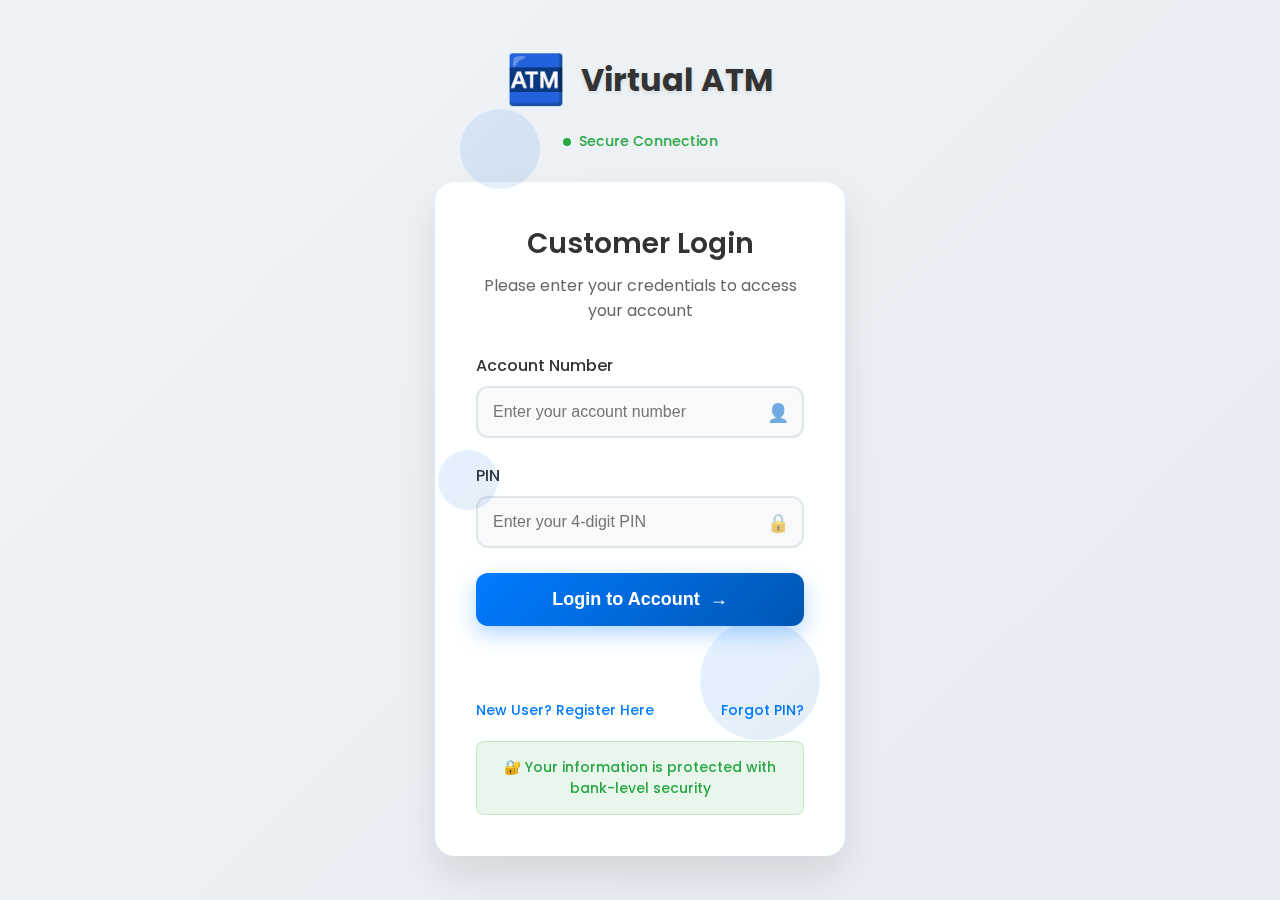
<file: index.html>
<!DOCTYPE html>
<html lang="en">
<head>
    <meta charset="UTF-8">
    <meta name="viewport" content="width=device-width, initial-scale=1.0">
    <title>Virtual ATM - Login</title>
    <link rel="stylesheet" href="statics/css/login.css">
    <link href="https://fonts.googleapis.com/css2?family=Poppins:wght@300;400;500;600;700&display=swap" rel="stylesheet">
</head>
<body>
    <div class="login-container">
        <div class="atm-header">
            <div class="atm-logo">
                <div class="logo-icon">🏧</div>
                <h1>Virtual ATM</h1>
            </div>
            <div class="security-indicator">
                <span class="security-dot"></span>
                <span class="security-text">Secure Connection</span>
            </div>
        </div>

        <div class="login-card">
            <div class="card-header">
                <h2>Customer Login</h2>
                <p>Please enter your credentials to access your account</p>
            </div>

            <form id="login-form" onsubmit="handleLogin(event)">
                <div class="input-group">
                    <label for="username">Account Number</label>
                    <div class="input-wrapper">
                        <input type="text" id="username" name="username" placeholder="Enter your account number" required>
                        <span class="input-icon">👤</span>
                    </div>
                </div>

                <div class="input-group">
                    <label for="pin">PIN</label>
                    <div class="input-wrapper">
                        <input type="password" id="pin" name="pin" placeholder="Enter your 4-digit PIN" maxlength="4" required>
                        <span class="input-icon">🔒</span>
                    </div>
                </div>

                <button type="submit" class="login-button">
                    <span class="button-text">Login to Account</span>
                    <span class="button-arrow">→</span>
                </button>

                <div id="message" class="message"></div>
            </form>

            <div class="login-footer">
                <div class="help-links">
                    <a href="pages/register.html" class="help-link">New User? Register Here</a>
                    <a href="#" class="help-link">Forgot PIN?</a>
                </div>
                
                <div class="security-info">
                    <p>🔐 Your information is protected with bank-level security</p>
                </div>
            </div>
        </div>

        <div class="background-elements">
            <div class="floating-element element-1"></div>
            <div class="floating-element element-2"></div>
            <div class="floating-element element-3"></div>
        </div>
    </div>

    <script src="statics/js/login.js"></script>
</body>
</html>
</file>
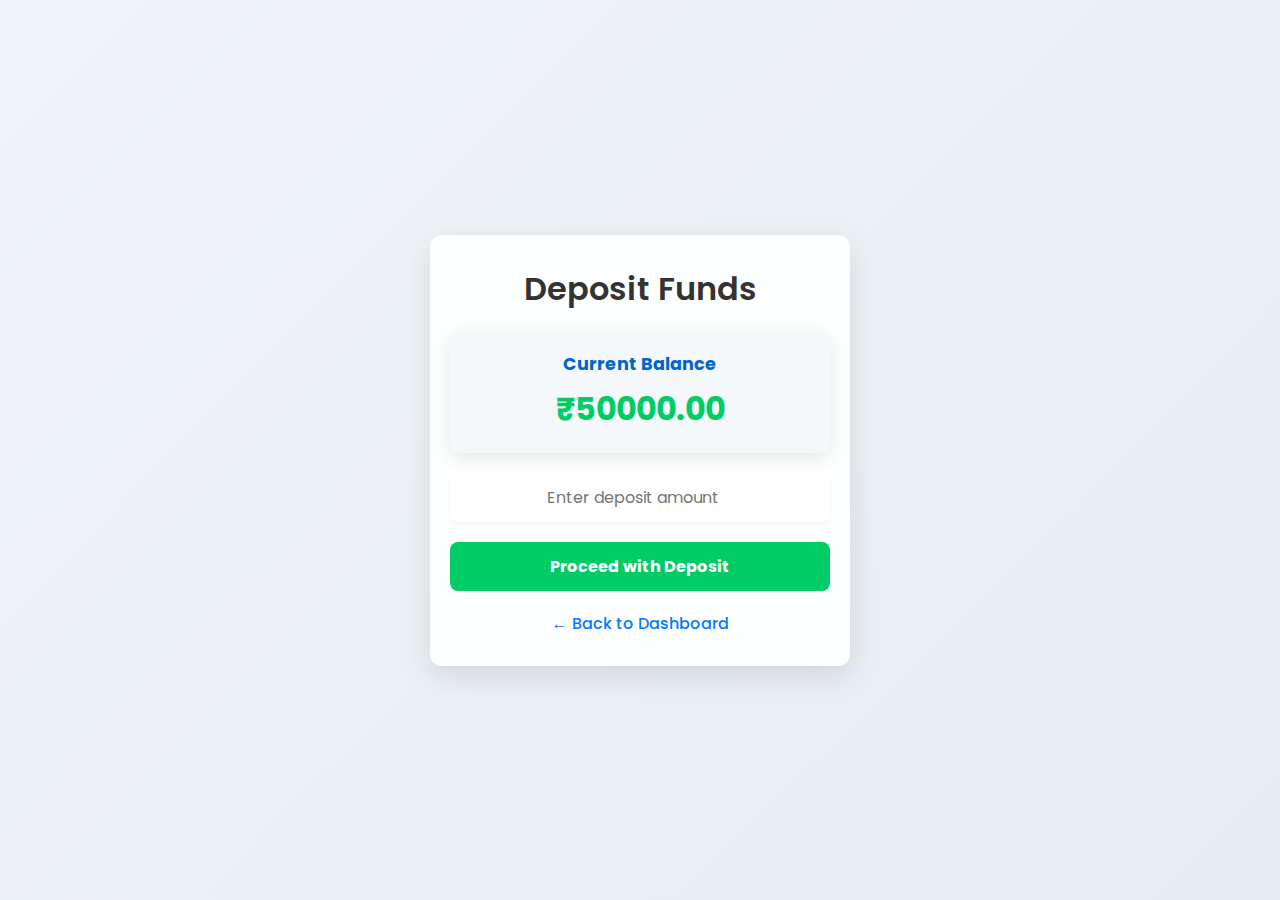
<file: pages/deposit.html>
<!DOCTYPE html>
<html lang="en">
<head>
    <meta charset="UTF-8">
    <meta name="viewport" content="width=device-width, initial-scale=1.0">
    <title>Virtual ATM - Deposit</title>
    <link rel="stylesheet" href="/statics/css/deposit.css">
    <link href="https://fonts.googleapis.com/css2?family=Poppins:wght@300;400;500;600;700&display=swap" rel="stylesheet">
</head>
<body>
    <div class="deposit-container">
        <h1 class="deposit-title">Deposit Funds</h1>
        
        <div class="balance-card">
            <h2>Current Balance</h2>
            <div class="balance-display">₹<span id="current-balance">0.00</span></div>
        </div>

        <div class="deposit-form">
            <input type="number" id="deposit-amount" placeholder="Enter deposit amount" min="1" step="1" />
            <input type="password" id="pin-input" placeholder="Enter your Transaction PIN" maxlength="4" style="display: none;" />
            <button id="deposit-button">Proceed with Deposit</button>
        </div>

        <div id="message" class="feedback-message"></div>
        
        <div style="text-align: center; margin-top: 20px;">
            <a href="/pages/dashboard.html" style="color: #007bff; text-decoration: none; font-weight: 500;">← Back to Dashboard</a>
        </div>
    </div>

    <script src="/statics/js/deposit.js"></script>
</body>
</html>
</file>
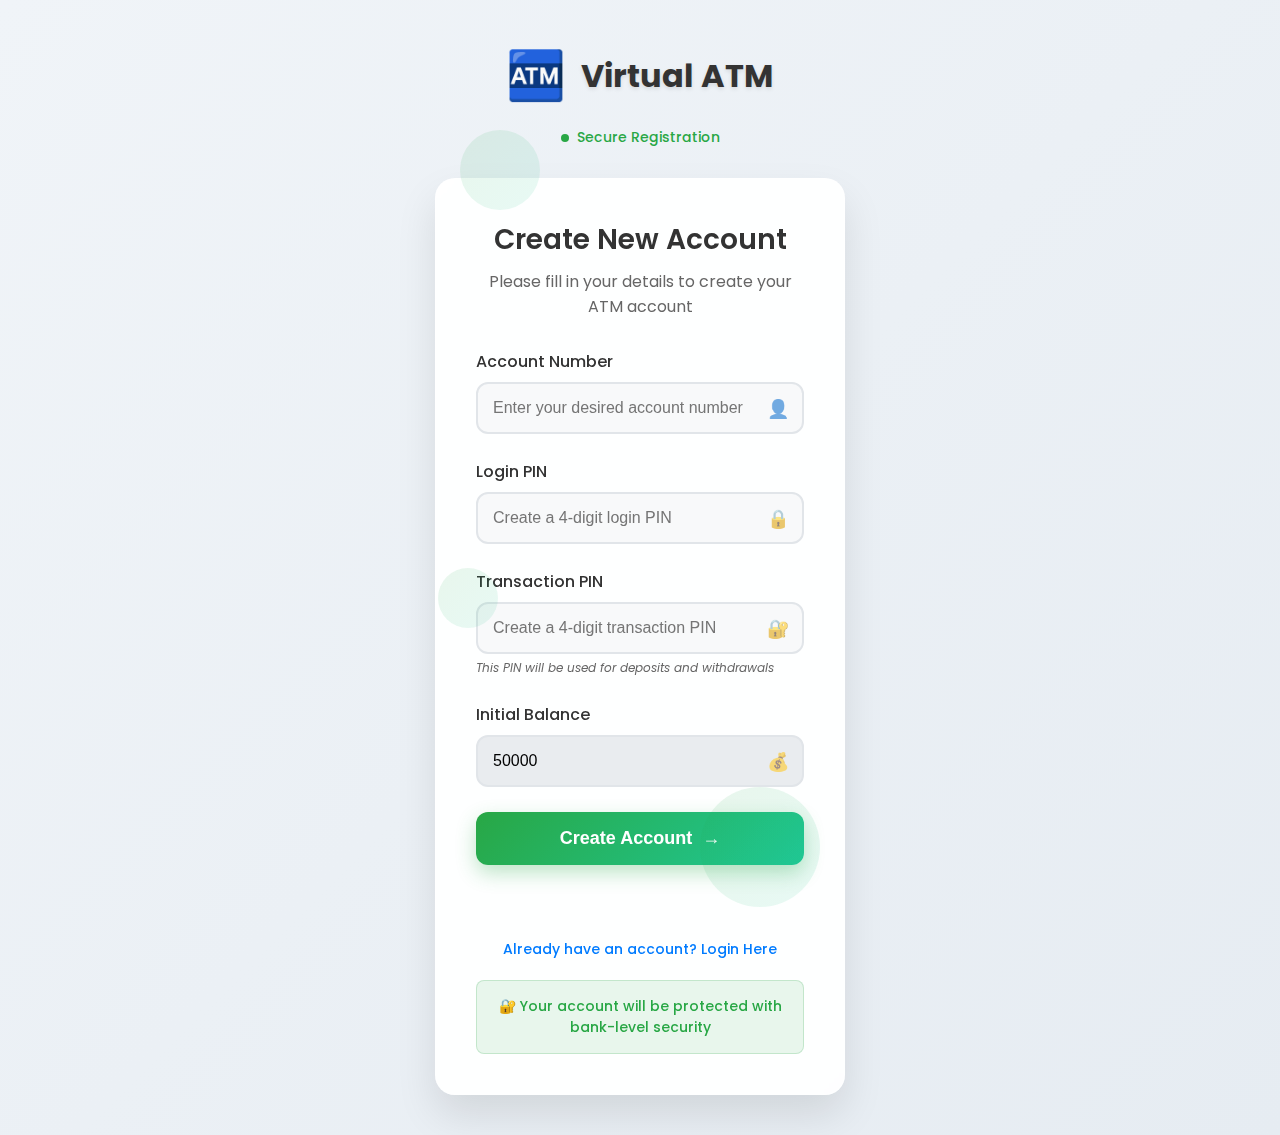
<file: pages/register.html>
<!DOCTYPE html>
<html lang="en">
<head>
    <meta charset="UTF-8">
    <meta name="viewport" content="width=device-width, initial-scale=1.0">
    <title>Virtual ATM - Register</title>
    <link rel="stylesheet" href="/statics/css/register.css">
    <link href="https://fonts.googleapis.com/css2?family=Poppins:wght@300;400;500;600;700&display=swap" rel="stylesheet">
</head>
<body>
    <div class="register-container">
        <div class="atm-header">
            <div class="atm-logo">
                <div class="logo-icon">🏧</div>
                <h1>Virtual ATM</h1>
            </div>
            <div class="security-indicator">
                <span class="security-dot"></span>
                <span class="security-text">Secure Registration</span>
            </div>
        </div>

        <div class="register-card">
            <div class="card-header">
                <h2>Create New Account</h2>
                <p>Please fill in your details to create your ATM account</p>
            </div>

            <form id="registerForm" onsubmit="handleRegistration(event)">
                <div class="input-group">
                    <label for="user_id">Account Number</label>
                    <div class="input-wrapper">
                        <input type="text" id="user_id" name="user_id" placeholder="Enter your desired account number" required>
                        <span class="input-icon">👤</span>
                    </div>
                </div>

                <div class="input-group">
                    <label for="password">Login PIN</label>
                    <div class="input-wrapper">
                        <input type="password" id="password" name="password" placeholder="Create a 4-digit login PIN" maxlength="4" required>
                        <span class="input-icon">🔒</span>
                    </div>
                </div>

                <div class="input-group">
                    <label for="transaction_pin">Transaction PIN</label>
                    <div class="input-wrapper">
                        <input type="password" id="transaction_pin" name="transaction_pin" placeholder="Create a 4-digit transaction PIN" maxlength="4" required>
                        <span class="input-icon">🔐</span>
                    </div>
                    <small class="input-help">This PIN will be used for deposits and withdrawals</small>
                </div>

                <div class="input-group">
                    <label for="balance">Initial Balance</label>
                    <div class="input-wrapper">
                        <input type="number" id="balance" name="balance" value="50000" readonly required>
                        <span class="input-icon">💰</span>
                    </div>
                </div>

                <button type="submit" class="register-button">
                    <span class="button-text">Create Account</span>
                    <span class="button-arrow">→</span>
                </button>

                <div id="message" class="message"></div>
            </form>

            <div class="register-footer">
                <div class="help-links">
                    <a href="/index.html" class="help-link">Already have an account? Login Here</a>
                </div>
                
                <div class="security-info">
                    <p>🔐 Your account will be protected with bank-level security</p>
                </div>
            </div>
        </div>

        <div class="background-elements">
            <div class="floating-element element-1"></div>
            <div class="floating-element element-2"></div>
            <div class="floating-element element-3"></div>
        </div>
    </div>

    <script src="/statics/js/register.js"></script>
</body>
</html>
</file>
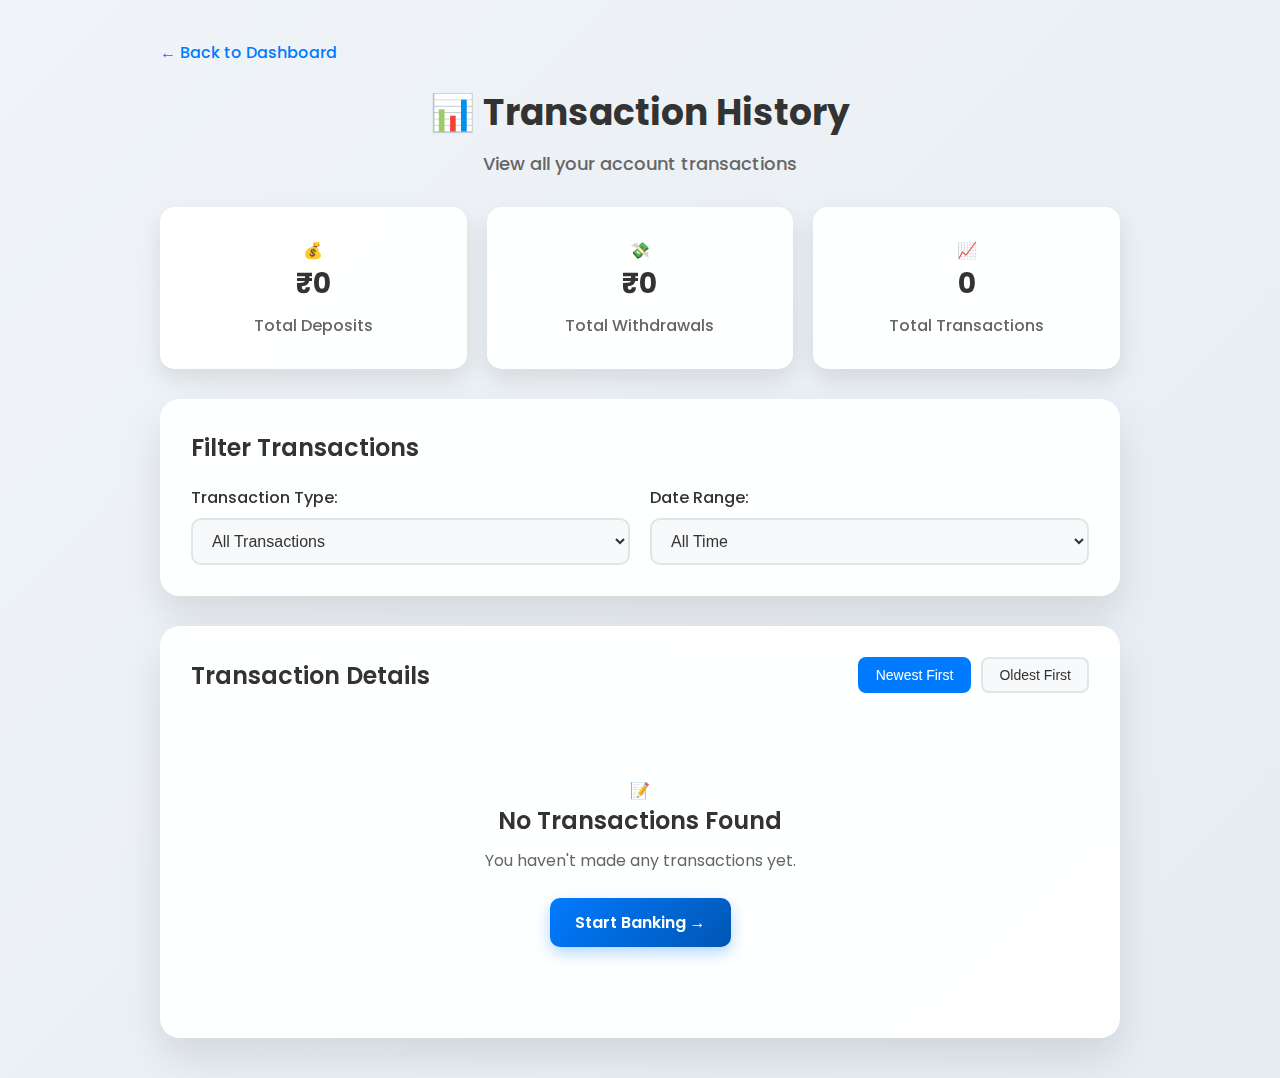
<file: pages/T.history.html>
<!DOCTYPE html>
<html lang="en">
<head>
    <meta charset="UTF-8">
    <meta name="viewport" content="width=device-width, initial-scale=1.0">
    <title>Virtual ATM - Transaction History</title>
    <link rel="stylesheet" href="/statics/css/T.history.css">
    <link href="https://fonts.googleapis.com/css2?family=Poppins:wght@300;400;500;600;700&display=swap" rel="stylesheet">
</head>
<body>
    <div class="history-container">
        <div class="header-section">
            <div class="back-button">
                <a href="/pages/dashboard.html" class="back-link">← Back to Dashboard</a>
            </div>
            <div class="page-header">
                <h1 class="page-heading">📊 Transaction History</h1>
                <p class="page-subtitle">View all your account transactions</p>
            </div>
        </div>

        <div class="content-section">
            <div class="summary-cards">
                <div class="summary-card">
                    <div class="card-icon">💰</div>
                    <div class="card-content">
                        <h3 id="total-deposits">₹0</h3>
                        <p>Total Deposits</p>
                    </div>
                </div>
                <div class="summary-card">
                    <div class="card-icon">💸</div>
                    <div class="card-content">
                        <h3 id="total-withdrawals">₹0</h3>
                        <p>Total Withdrawals</p>
                    </div>
                </div>
                <div class="summary-card">
                    <div class="card-icon">📈</div>
                    <div class="card-content">
                        <h3 id="transaction-count">0</h3>
                        <p>Total Transactions</p>
                    </div>
                </div>
            </div>

            <div class="filters-section">
                <div class="filters-header">
                    <h2>Filter Transactions</h2>
                </div>
                <div class="filters">
                    <div class="filter-group">
                        <label for="transaction-type">Transaction Type:</label>
                        <select id="transaction-type" onchange="filterTransactions()">
                            <option value="all">All Transactions</option>
                            <option value="deposit">💰 Deposits Only</option>
                            <option value="withdrawal">💸 Withdrawals Only</option>
                        </select>
                    </div>
                    <div class="filter-group">
                        <label for="date-filter">Date Range:</label>
                        <select id="date-filter" onchange="filterTransactions()">
                            <option value="all">All Time</option>
                            <option value="today">Today</option>
                            <option value="week">This Week</option>
                            <option value="month">This Month</option>
                        </select>
                    </div>
                </div>
            </div>

            <div class="transactions-section">
                <div class="transactions-header">
                    <h2>Transaction Details</h2>
                    <div class="sort-options">
                        <button class="sort-btn active" onclick="sortTransactions('newest')">Newest First</button>
                        <button class="sort-btn" onclick="sortTransactions('oldest')">Oldest First</button>
                    </div>
                </div>
                
                <div class="transaction-list" id="transaction-list">
                    <div class="no-transactions">
                        <div class="no-transactions-icon">📝</div>
                        <h3>No Transactions Found</h3>
                        <p>You haven't made any transactions yet.</p>
                        <a href="/pages/dashboard.html" class="start-transaction-btn">Start Banking →</a>
                    </div>
                </div>
            </div>
        </div>
    </div>

    <script src="/statics/js/T.history.js"></script>
</body>
</html>
</file>
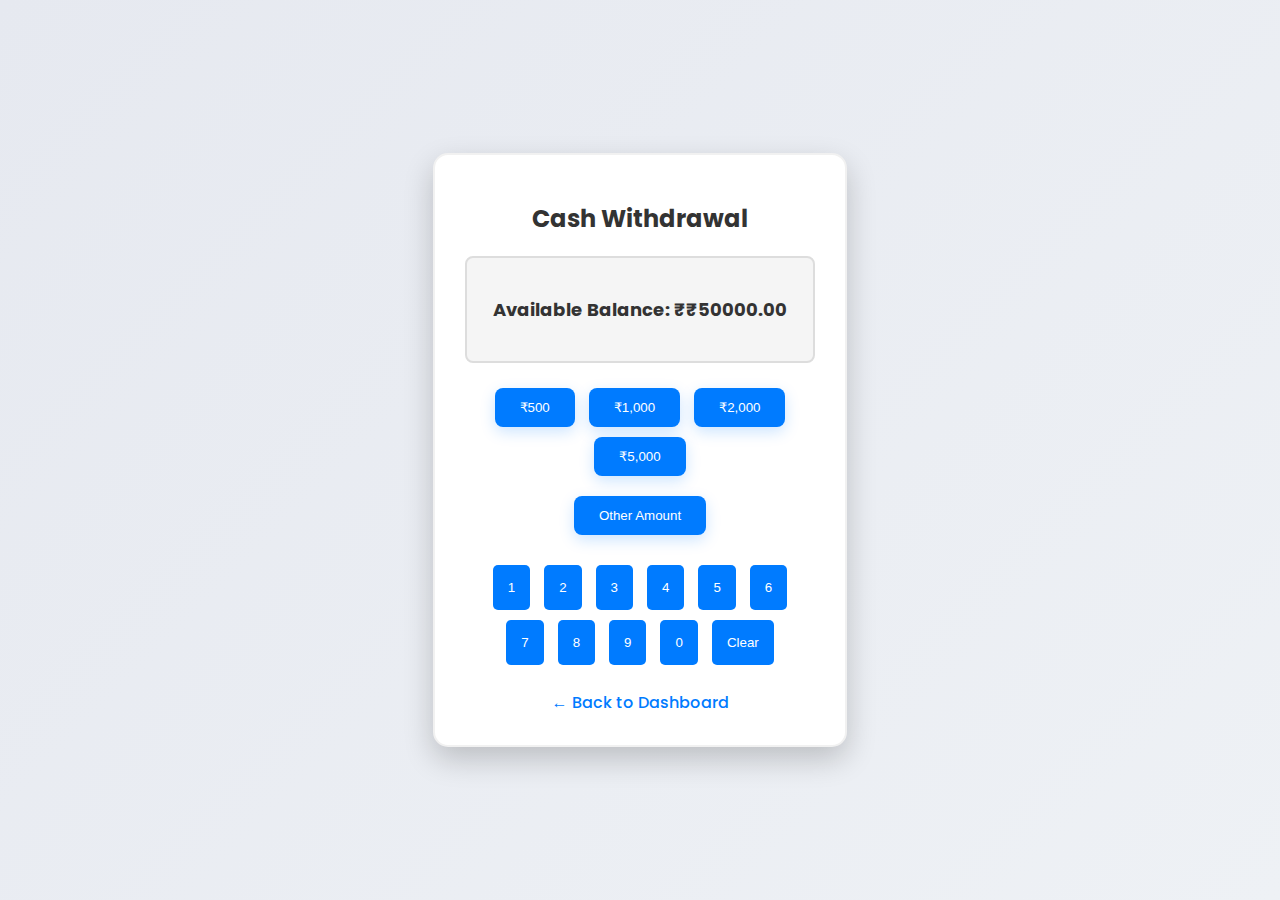
<file: pages/Withdraw.html>
<!DOCTYPE html>
<html lang="en">
<head>
    <meta charset="UTF-8">
    <meta name="viewport" content="width=device-width, initial-scale=1.0">
    <title>Virtual ATM - Withdraw</title>
    <link rel="stylesheet" href="/statics/css/Withdraw.css">
    <link href="https://fonts.googleapis.com/css2?family=Poppins:wght@300;400;500;600;700&display=swap" rel="stylesheet">
</head>
<body>
    <div class="atm-container">
        <h1 class="heading">Cash Withdrawal</h1>
        
        <div class="screen">
            <p>Available Balance: ₹<span id="balance">0.00</span></p>
        </div>

        <div class="amount-buttons">
            <button class="amount-button" onclick="selectAmount(500)">₹500</button>
            <button class="amount-button" onclick="selectAmount(1000)">₹1,000</button>
            <button class="amount-button" onclick="selectAmount(2000)">₹2,000</button>
            <button class="amount-button" onclick="selectAmount(5000)">₹5,000</button>
        </div>

        <div class="custom-amount">
            <button class="amount-button" onclick="showCustomInput()">Other Amount</button>
        </div>

        <div id="custom-amount" style="display: none;">
            <input type="text" id="custom-amount-input" placeholder="Enter amount" readonly />
            <button class="confirm-button" onclick="confirmWithdrawal()">Confirm</button>
        </div>

        <div id="pin-section" style="display: none;">
            <input type="password" id="pin-input" placeholder="Enter Transaction PIN" maxlength="4" />
            <button class="confirm-button" onclick="verifyPin()">Verify PIN</button>
        </div>

        <div class="keypad" style="margin-top: 20px;">
            <button class="key-button" onclick="appendNumber(1)">1</button>
            <button class="key-button" onclick="appendNumber(2)">2</button>
            <button class="key-button" onclick="appendNumber(3)">3</button>
            <button class="key-button" onclick="appendNumber(4)">4</button>
            <button class="key-button" onclick="appendNumber(5)">5</button>
            <button class="key-button" onclick="appendNumber(6)">6</button>
            <button class="key-button" onclick="appendNumber(7)">7</button>
            <button class="key-button" onclick="appendNumber(8)">8</button>
            <button class="key-button" onclick="appendNumber(9)">9</button>
            <button class="key-button" onclick="appendNumber(0)">0</button>
            <button class="key-button" onclick="clearInput()">Clear</button>
        </div>

        <div id="message"></div>
        
        <div style="text-align: center; margin-top: 20px;">
            <a href="/pages/dashboard.html" style="color: #007bff; text-decoration: none; font-weight: 500;">← Back to Dashboard</a>
        </div>
    </div>

    <script src="/statics/js/Withdraw.js"></script>
</body>
</html>
</file>
<file: statics/css/login.css>
* {
  margin: 0;
  padding: 0;
  box-sizing: border-box;
}

body {
  font-family: "Poppins", sans-serif;
  background: linear-gradient(135deg, #f0f4f8, #e6ecf2);
  min-height: 100vh;
  display: flex;
  justify-content: center;
  align-items: center;
  padding: 20px 0;
  overflow-x: hidden;
  position: relative;
}

.login-container {
  width: 100%;
  max-width: 450px;
  padding: 20px;
  position: relative;
  z-index: 10;
}

.atm-header {
  text-align: center;
  margin-bottom: 30px;
  animation: slideDown 0.8s ease-out;
}

.atm-logo {
  display: flex;
  align-items: center;
  justify-content: center;
  gap: 15px;
  margin-bottom: 15px;
}

.logo-icon {
  font-size: 48px;
  animation: pulse 2s infinite;
}

.atm-logo h1 {
  font-size: 32px;
  font-weight: 700;
  color: #333;
  text-shadow: 0 2px 4px rgba(0, 0, 0, 0.1);
}

.security-indicator {
  display: flex;
  align-items: center;
  justify-content: center;
  gap: 8px;
  color: #28a745;
  font-size: 14px;
  font-weight: 500;
}

.security-dot {
  width: 8px;
  height: 8px;
  background-color: #28a745;
  border-radius: 50%;
  animation: blink 1.5s infinite;
}

.login-card {
  background: rgba(255, 255, 255, 0.95);
  backdrop-filter: blur(10px);
  border-radius: 20px;
  padding: 40px;
  box-shadow: 0 20px 40px rgba(0, 0, 0, 0.1);
  border: 1px solid rgba(255, 255, 255, 0.2);
  animation: fadeInUp 1s ease-out;
  transition: transform 0.3s ease;
}

.login-card:hover {
  transform: translateY(-5px);
}

.card-header {
  text-align: center;
  margin-bottom: 30px;
}

.card-header h2 {
  font-size: 28px;
  font-weight: 600;
  color: #333;
  margin-bottom: 8px;
}

.card-header p {
  color: #666;
  font-size: 16px;
  font-weight: 400;
}

.input-group {
  margin-bottom: 25px;
}

.input-group label {
  display: block;
  margin-bottom: 8px;
  color: #333;
  font-weight: 500;
  font-size: 16px;
}

.input-wrapper {
  position: relative;
}

.input-wrapper input {
  width: 100%;
  padding: 15px 50px 15px 15px;
  border: 2px solid #e1e5e9;
  border-radius: 12px;
  font-size: 16px;
  background: #f8f9fa;
  transition: all 0.3s ease;
  outline: none;
}

.input-wrapper input:focus {
  border-color: #007bff;
  background: #fff;
  box-shadow: 0 0 0 3px rgba(0, 123, 255, 0.1);
  transform: translateY(-2px);
}

.input-icon {
  position: absolute;
  right: 15px;
  top: 50%;
  transform: translateY(-50%);
  font-size: 18px;
  opacity: 0.6;
}

.login-button {
  width: 100%;
  padding: 16px;
  background: linear-gradient(135deg, #007bff, #0056b3);
  border: none;
  border-radius: 12px;
  color: white;
  font-size: 18px;
  font-weight: 600;
  cursor: pointer;
  display: flex;
  align-items: center;
  justify-content: center;
  gap: 10px;
  transition: all 0.3s ease;
  box-shadow: 0 8px 20px rgba(0, 123, 255, 0.3);
  margin-bottom: 20px;
}

.login-button:hover {
  background: linear-gradient(135deg, #0056b3, #004085);
  transform: translateY(-2px);
  box-shadow: 0 12px 25px rgba(0, 123, 255, 0.4);
}

.login-button:active {
  transform: translateY(0);
}

.button-arrow {
  transition: transform 0.3s ease;
}

.login-button:hover .button-arrow {
  transform: translateX(5px);
}

.message {
  text-align: center;
  margin-top: 15px;
  padding: 12px;
  border-radius: 8px;
  font-weight: 500;
  opacity: 0;
  transform: translateY(-10px);
  transition: all 0.3s ease;
}

.message.show {
  opacity: 1;
  transform: translateY(0);
}

.message.success {
  background: #d4edda;
  color: #155724;
  border: 1px solid #c3e6cb;
}

.message.error {
  background: #f8d7da;
  color: #721c24;
  border: 1px solid #f5c6cb;
}

.login-footer {
  margin-top: 30px;
}

.help-links {
  display: flex;
  justify-content: space-between;
  margin-bottom: 20px;
}

.help-link {
  color: #007bff;
  text-decoration: none;
  font-size: 14px;
  font-weight: 500;
  transition: color 0.3s ease;
}

.help-link:hover {
  color: #0056b3;
  text-decoration: underline;
}

.security-info {
  text-align: center;
  padding: 15px;
  background: rgba(40, 167, 69, 0.1);
  border-radius: 8px;
  border: 1px solid rgba(40, 167, 69, 0.2);
}

.security-info p {
  color: #28a745;
  font-size: 14px;
  font-weight: 500;
}

.background-elements {
  position: absolute;
  top: 0;
  left: 0;
  width: 100%;
  height: 100%;
  pointer-events: none;
  z-index: 1;
}

.floating-element {
  position: absolute;
  background: linear-gradient(135deg, rgba(0, 123, 255, 0.1), rgba(0, 86, 179, 0.1));
  border-radius: 50%;
  animation: float 6s ease-in-out infinite;
}

.element-1 {
  width: 80px;
  height: 80px;
  top: 10%;
  left: 10%;
  animation-delay: 0s;
}

.element-2 {
  width: 120px;
  height: 120px;
  top: 70%;
  right: 10%;
  animation-delay: 2s;
}

.element-3 {
  width: 60px;
  height: 60px;
  top: 50%;
  left: 5%;
  animation-delay: 4s;
}

/* Animations */
@keyframes fadeInUp {
  from {
    opacity: 0;
    transform: translateY(30px);
  }
  to {
    opacity: 1;
    transform: translateY(0);
  }
}

@keyframes slideDown {
  from {
    opacity: 0;
    transform: translateY(-30px);
  }
  to {
    opacity: 1;
    transform: translateY(0);
  }
}

@keyframes pulse {
  0%,
  100% {
    transform: scale(1);
  }
  50% {
    transform: scale(1.1);
  }
}

@keyframes blink {
  0%,
  100% {
    opacity: 1;
  }
  50% {
    opacity: 0.3;
  }
}

@keyframes float {
  0%,
  100% {
    transform: translateY(0px) rotate(0deg);
  }
  33% {
    transform: translateY(-20px) rotate(120deg);
  }
  66% {
    transform: translateY(10px) rotate(240deg);
  }
}

/* Responsive Design */
@media (max-width: 480px) {
  body {
    padding: 10px 0;
  }

  .login-container {
    padding: 15px;
  }

  .login-card {
    padding: 30px 25px;
  }

  .atm-logo h1 {
    font-size: 28px;
  }

  .card-header h2 {
    font-size: 24px;
  }

  .help-links {
    flex-direction: column;
    gap: 10px;
    text-align: center;
  }
}

@media (max-height: 700px) {
  .atm-header {
    margin-bottom: 20px;
  }

  .card-header {
    margin-bottom: 20px;
  }

  .input-group {
    margin-bottom: 20px;
  }
}
</file>
<file: statics/css/register.css>
* {
  margin: 0;
  padding: 0;
  box-sizing: border-box;
}

body {
  font-family: "Poppins", sans-serif;
  background: linear-gradient(135deg, #f0f4f8, #e6ecf2);
  min-height: 100vh;
  display: flex;
  justify-content: center;
  align-items: center;
  padding: 20px 0;
  overflow-x: hidden;
  position: relative;
}

.register-container {
  width: 100%;
  max-width: 450px;
  padding: 20px;
  position: relative;
  z-index: 10;
}

.atm-header {
  text-align: center;
  margin-bottom: 30px;
  animation: slideDown 0.8s ease-out;
}

.atm-logo {
  display: flex;
  align-items: center;
  justify-content: center;
  gap: 15px;
  margin-bottom: 15px;
}

.logo-icon {
  font-size: 48px;
  animation: pulse 2s infinite;
}

.atm-logo h1 {
  font-size: 32px;
  font-weight: 700;
  color: #333;
  text-shadow: 0 2px 4px rgba(0, 0, 0, 0.1);
}

.security-indicator {
  display: flex;
  align-items: center;
  justify-content: center;
  gap: 8px;
  color: #28a745;
  font-size: 14px;
  font-weight: 500;
}

.security-dot {
  width: 8px;
  height: 8px;
  background-color: #28a745;
  border-radius: 50%;
  animation: blink 1.5s infinite;
}

.register-card {
  background: rgba(255, 255, 255, 0.95);
  backdrop-filter: blur(10px);
  border-radius: 20px;
  padding: 40px;
  box-shadow: 0 20px 40px rgba(0, 0, 0, 0.1);
  border: 1px solid rgba(255, 255, 255, 0.2);
  animation: fadeInUp 1s ease-out;
  transition: transform 0.3s ease;
}

.register-card:hover {
  transform: translateY(-5px);
}

.card-header {
  text-align: center;
  margin-bottom: 30px;
}

.card-header h2 {
  font-size: 28px;
  font-weight: 600;
  color: #333;
  margin-bottom: 8px;
}

.card-header p {
  color: #666;
  font-size: 16px;
  font-weight: 400;
}

.input-group {
  margin-bottom: 25px;
}

.input-group label {
  display: block;
  margin-bottom: 8px;
  color: #333;
  font-weight: 500;
  font-size: 16px;
}

.input-wrapper {
  position: relative;
}

.input-wrapper input {
  width: 100%;
  padding: 15px 50px 15px 15px;
  border: 2px solid #e1e5e9;
  border-radius: 12px;
  font-size: 16px;
  background: #f8f9fa;
  transition: all 0.3s ease;
  outline: none;
}

.input-wrapper input:focus {
  border-color: #007bff;
  background: #fff;
  box-shadow: 0 0 0 3px rgba(0, 123, 255, 0.1);
  transform: translateY(-2px);
}

.input-wrapper input[readonly] {
  background: #e9ecef;
  cursor: not-allowed;
}

.input-icon {
  position: absolute;
  right: 15px;
  top: 50%;
  transform: translateY(-50%);
  font-size: 18px;
  opacity: 0.6;
}

.input-help {
  display: block;
  margin-top: 5px;
  font-size: 12px;
  color: #666;
  font-style: italic;
}

.register-button {
  width: 100%;
  padding: 16px;
  background: linear-gradient(135deg, #28a745, #20c997);
  border: none;
  border-radius: 12px;
  color: white;
  font-size: 18px;
  font-weight: 600;
  cursor: pointer;
  display: flex;
  align-items: center;
  justify-content: center;
  gap: 10px;
  transition: all 0.3s ease;
  box-shadow: 0 8px 20px rgba(40, 167, 69, 0.3);
  margin-bottom: 20px;
}

.register-button:hover {
  background: linear-gradient(135deg, #218838, #1e7e34);
  transform: translateY(-2px);
  box-shadow: 0 12px 25px rgba(40, 167, 69, 0.4);
}

.register-button:active {
  transform: translateY(0);
}

.button-arrow {
  transition: transform 0.3s ease;
}

.register-button:hover .button-arrow {
  transform: translateX(5px);
}

.message {
  text-align: center;
  margin-top: 15px;
  padding: 12px;
  border-radius: 8px;
  font-weight: 500;
  opacity: 0;
  transform: translateY(-10px);
  transition: all 0.3s ease;
}

.message.show {
  opacity: 1;
  transform: translateY(0);
}

.message.success {
  background: #d4edda;
  color: #155724;
  border: 1px solid #c3e6cb;
}

.message.error {
  background: #f8d7da;
  color: #721c24;
  border: 1px solid #f5c6cb;
}

.register-footer {
  margin-top: 30px;
}

.help-links {
  display: flex;
  justify-content: center;
  margin-bottom: 20px;
}

.help-link {
  color: #007bff;
  text-decoration: none;
  font-size: 14px;
  font-weight: 500;
  transition: color 0.3s ease;
}

.help-link:hover {
  color: #0056b3;
  text-decoration: underline;
}

.security-info {
  text-align: center;
  padding: 15px;
  background: rgba(40, 167, 69, 0.1);
  border-radius: 8px;
  border: 1px solid rgba(40, 167, 69, 0.2);
}

.security-info p {
  color: #28a745;
  font-size: 14px;
  font-weight: 500;
}

.background-elements {
  position: absolute;
  top: 0;
  left: 0;
  width: 100%;
  height: 100%;
  pointer-events: none;
  z-index: 1;
}

.floating-element {
  position: absolute;
  background: linear-gradient(135deg, rgba(40, 167, 69, 0.1), rgba(32, 201, 151, 0.1));
  border-radius: 50%;
  animation: float 6s ease-in-out infinite;
}

.element-1 {
  width: 80px;
  height: 80px;
  top: 10%;
  left: 10%;
  animation-delay: 0s;
}

.element-2 {
  width: 120px;
  height: 120px;
  top: 70%;
  right: 10%;
  animation-delay: 2s;
}

.element-3 {
  width: 60px;
  height: 60px;
  top: 50%;
  left: 5%;
  animation-delay: 4s;
}

/* Animations */
@keyframes fadeInUp {
  from {
    opacity: 0;
    transform: translateY(30px);
  }
  to {
    opacity: 1;
    transform: translateY(0);
  }
}

@keyframes slideDown {
  from {
    opacity: 0;
    transform: translateY(-30px);
  }
  to {
    opacity: 1;
    transform: translateY(0);
  }
}

@keyframes pulse {
  0%,
  100% {
    transform: scale(1);
  }
  50% {
    transform: scale(1.1);
  }
}

@keyframes blink {
  0%,
  100% {
    opacity: 1;
  }
  50% {
    opacity: 0.3;
  }
}

@keyframes float {
  0%,
  100% {
    transform: translateY(0px) rotate(0deg);
  }
  33% {
    transform: translateY(-20px) rotate(120deg);
  }
  66% {
    transform: translateY(10px) rotate(240deg);
  }
}

/* Responsive Design */
@media (max-width: 480px) {
  body {
    padding: 10px 0;
  }

  .register-container {
    padding: 15px;
  }

  .register-card {
    padding: 30px 25px;
  }

  .atm-logo h1 {
    font-size: 28px;
  }

  .card-header h2 {
    font-size: 24px;
  }

  .input-group {
    margin-bottom: 20px;
  }

  .register-footer {
    margin-top: 20px;
  }
}

@media (max-height: 700px) {
  .atm-header {
    margin-bottom: 20px;
  }

  .card-header {
    margin-bottom: 20px;
  }

  .input-group {
    margin-bottom: 20px;
  }
}
</file>
<file: statics/css/T.history.css>
* {
  margin: 0;
  padding: 0;
  box-sizing: border-box;
}

body {
  font-family: "Poppins", sans-serif;
  background: linear-gradient(135deg, #f0f4f8, #e6ecf2);
  min-height: 100vh;
  padding: 20px 0;
  overflow-x: hidden;
  position: relative;
}

.history-container {
  max-width: 1000px;
  margin: 0 auto;
  padding: 20px;
}

.header-section {
  margin-bottom: 30px;
}

.back-button {
  margin-bottom: 20px;
}

.back-link {
  color: #007bff;
  text-decoration: none;
  font-weight: 500;
  font-size: 16px;
  transition: color 0.3s ease;
}

.back-link:hover {
  color: #0056b3;
}

.page-header {
  text-align: center;
}

.page-heading {
  font-size: 36px;
  font-weight: 700;
  color: #333;
  margin-bottom: 10px;
}

.page-subtitle {
  font-size: 18px;
  color: #666;
  font-weight: 500;
}

.content-section {
  display: flex;
  flex-direction: column;
  gap: 30px;
}

.summary-cards {
  display: grid;
  grid-template-columns: repeat(auto-fit, minmax(250px, 1fr));
  gap: 20px;
}

.summary-card {
  background: rgba(255, 255, 255, 0.95);
  backdrop-filter: blur(10px);
  padding: 30px;
  border-radius: 15px;
  box-shadow: 0 10px 25px rgba(0, 0, 0, 0.1);
  border: 1px solid rgba(255, 255, 255, 0.2);
  text-align: center;
  transition: transform 0.3s ease;
}

.summary-card:hover {
  transform: translateY(-5px);
}

.card-content h3 {
  font-size: 28px;
  font-weight: 700;
  color: #333;
  margin-bottom: 8px;
}

.card-content p {
  font-size: 16px;
  color: #666;
  font-weight: 500;
}

.filters-section {
  background: rgba(255, 255, 255, 0.95);
  backdrop-filter: blur(10px);
  padding: 30px;
  border-radius: 20px;
  box-shadow: 0 20px 40px rgba(0, 0, 0, 0.1);
  border: 1px solid rgba(255, 255, 255, 0.2);
}

.filters-header h2 {
  font-size: 24px;
  font-weight: 600;
  color: #333;
  margin-bottom: 20px;
}

.filters {
  display: grid;
  grid-template-columns: repeat(auto-fit, minmax(200px, 1fr));
  gap: 20px;
}

.filter-group {
  display: flex;
  flex-direction: column;
  gap: 8px;
}

.filter-group label {
  font-size: 16px;
  font-weight: 500;
  color: #333;
}

.filter-group select {
  padding: 12px 15px;
  border: 2px solid #e1e5e9;
  border-radius: 10px;
  font-size: 16px;
  background: #f8f9fa;
  color: #333;
  transition: all 0.3s ease;
  outline: none;
}

.filter-group select:focus {
  border-color: #007bff;
  background: #fff;
  box-shadow: 0 0 0 3px rgba(0, 123, 255, 0.1);
}

.transactions-section {
  background: rgba(255, 255, 255, 0.95);
  backdrop-filter: blur(10px);
  padding: 30px;
  border-radius: 20px;
  box-shadow: 0 20px 40px rgba(0, 0, 0, 0.1);
  border: 1px solid rgba(255, 255, 255, 0.2);
}

.transactions-header {
  display: flex;
  justify-content: space-between;
  align-items: center;
  margin-bottom: 25px;
}

.transactions-header h2 {
  font-size: 24px;
  font-weight: 600;
  color: #333;
}

.sort-options {
  display: flex;
  gap: 10px;
}

.sort-btn {
  padding: 8px 16px;
  border: 2px solid #e1e5e9;
  background: #f8f9fa;
  color: #333;
  border-radius: 8px;
  cursor: pointer;
  font-size: 14px;
  font-weight: 500;
  transition: all 0.3s ease;
}

.sort-btn:hover,
.sort-btn.active {
  background: #007bff;
  border-color: #007bff;
  color: white;
}

.transaction-list {
  display: flex;
  flex-direction: column;
  gap: 15px;
  max-height: 500px;
  overflow-y: auto;
}

.transaction-item {
  padding: 20px;
  border-radius: 12px;
  display: flex;
  justify-content: space-between;
  align-items: center;
  background: #f8f9fa;
  border: 1px solid #e1e5e9;
  transition: all 0.3s ease;
}

.transaction-item:hover {
  background: #fff;
  box-shadow: 0 5px 15px rgba(0, 0, 0, 0.1);
  transform: translateY(-2px);
}

.transaction-details {
  display: flex;
  flex-direction: column;
  gap: 5px;
}

.transaction-type {
  font-weight: 600;
  font-size: 16px;
  color: #333;
}

.transaction-details div:not(.transaction-type) {
  font-size: 14px;
  color: #666;
}

.transaction-amount {
  font-size: 18px;
  font-weight: 700;
}

.transaction-amount.deposit {
  color: #28a745;
}

.transaction-amount.withdrawal {
  color: #dc3545;
}

.no-transactions {
  text-align: center;
  padding: 60px 20px;
  color: #666;
}

.no-transactions h3 {
  font-size: 24px;
  font-weight: 600;
  margin-bottom: 10px;
  color: #333;
}

.no-transactions p {
  font-size: 16px;
  margin-bottom: 25px;
}

.start-transaction-btn {
  display: inline-block;
  padding: 12px 25px;
  background: linear-gradient(135deg, #007bff, #0056b3);
  color: white;
  text-decoration: none;
  border-radius: 10px;
  font-weight: 600;
  transition: all 0.3s ease;
  box-shadow: 0 6px 15px rgba(0, 123, 255, 0.3);
}

.start-transaction-btn:hover {
  background: linear-gradient(135deg, #0056b3, #004085);
  transform: translateY(-2px);
  box-shadow: 0 8px 20px rgba(0, 123, 255, 0.4);
}

/* Custom scrollbar */
.transaction-list::-webkit-scrollbar {
  width: 6px;
}

.transaction-list::-webkit-scrollbar-track {
  background: #f1f1f1;
  border-radius: 10px;
}

.transaction-list::-webkit-scrollbar-thumb {
  background: #c1c1c1;
  border-radius: 10px;
}

.transaction-list::-webkit-scrollbar-thumb:hover {
  background: #a8a8a8;
}

/* Responsive Design */
@media (max-width: 768px) {
  .history-container {
    padding: 15px;
  }

  .page-heading {
    font-size: 28px;
  }

  .summary-cards {
    grid-template-columns: 1fr;
  }

  .filters {
    grid-template-columns: 1fr;
  }

  .transactions-header {
    flex-direction: column;
    gap: 15px;
    align-items: stretch;
  }

  .sort-options {
    justify-content: center;
  }

  .transaction-item {
    flex-direction: column;
    gap: 15px;
    text-align: center;
  }

  .filters-section,
  .transactions-section {
    padding: 20px;
  }
}

@media (max-width: 480px) {
  .summary-card {
    padding: 20px;
  }

  .card-content h3 {
    font-size: 24px;
  }

  .transaction-list {
    max-height: 400px;
  }
}
</file>
<file: statics/css/Withdraw.css>
body {
  font-family: "Poppins", sans-serif;
  background: linear-gradient(135deg, #e6e9f0, #eef1f5);
  display: flex;
  justify-content: center;
  align-items: center;
  height: 100vh;
  margin: 0;
  overflow: hidden;
}

.atm-container {
  background-color: white;
  padding: 30px;
  border-radius: 15px;
  box-shadow: 0 12px 30px rgba(0, 0, 0, 0.2);
  width: 350px;
  text-align: center;
  border: 2px solid #f1f1f1;
  transition: transform 0.3s, box-shadow 0.3s;
}

.atm-container:hover {
  transform: translateY(-5px);
  box-shadow: 0 20px 40px rgba(0, 0, 0, 0.3);
}

.heading {
  color: #333;
  font-size: 24px;
  margin-bottom: 20px;
}

.screen {
  background-color: #f5f5f5;
  padding: 20px;
  border-radius: 8px;
  border: 2px solid #ddd;
  color: #333;
  margin-bottom: 20px;
  font-size: 18px;
  font-weight: bold;
  transition: background-color 0.3s;
}

.screen:hover {
  background-color: #e0e0e0;
}

.amount-button {
  margin: 5px;
  padding: 12px 25px;
  background-color: #007bff;
  color: white;
  border: none;
  border-radius: 8px;
  cursor: pointer;
  box-shadow: 0 5px 15px rgba(0, 123, 255, 0.2);
  transition: background-color 0.3s, transform 0.2s;
}

.amount-button:hover {
  background-color: #0056b3;
  transform: translateY(-2px);
}

.custom-amount {
  margin-top: 10px;
}

#custom-amount-input,
#pin-input {
  width: calc(100% - 30px);
  padding: 10px;
  border: 2px solid #ddd;
  border-radius: 5px;
  background-color: #f0f0f0;
  margin-top: 10px;
  transition: border-color 0.3s;
}

#custom-amount-input:focus,
#pin-input:focus {
  border-color: #007bff;
}

.confirm-button {
  background-color: #28a745;
  padding: 10px 25px;
  color: white;
  border: none;
  border-radius: 8px;
  cursor: pointer;
  margin-top: 10px;
  transition: background-color 0.3s, transform 0.2s;
}

.confirm-button:hover {
  background-color: #218838;
  transform: translateY(-2px);
}

.key-button {
  padding: 15px;
  background-color: #007bff;
  color: white;
  border: none;
  border-radius: 5px;
  margin: 5px;
  cursor: pointer;
  transition: background-color 0.3s;
}

.key-button:hover,
.confirm-button:hover {
  background-color: #0056b3;
}

#message {
  margin-top: 10px;
  font-weight: bold;
  color: #28a745;
}
</file>
<file: statics/css/deposit.css>
/* Base and Reset Styles */
* {
  margin: 0;
  padding: 0;
  box-sizing: border-box;
  font-family: "Poppins", sans-serif;
}

body {
  display: flex;
  align-items: center;
  justify-content: center;
  height: 100vh;
  background: linear-gradient(135deg, #f0f4f8, #e6ecf2);
  overflow: hidden;
  color: #333;
}

/* Deposit Container */
.deposit-container {
  width: 90%;
  max-width: 420px;
  text-align: center;
  padding: 30px 20px;
  background: rgba(255, 255, 255, 0.95);
  border-radius: 12px;
  box-shadow: 0px 10px 30px rgba(0, 0, 0, 0.1);
  animation: fadeIn 0.8s ease;
  transition: transform 0.3s ease;
}

.deposit-container:hover {
  transform: scale(1.02);
}

/* Deposit Title */
.deposit-title {
  font-size: 2rem;
  font-weight: 600;
  color: #333;
  margin-bottom: 18px;
  animation: slideIn 0.5s ease;
}

/* Balance Card */
.balance-card {
  background: #f4f8fa;
  border-radius: 8px;
  padding: 20px;
  margin-bottom: 20px;
  box-shadow: 0px 5px 20px rgba(0, 0, 0, 0.1);
  animation: slideDown 0.5s ease;
}

.balance-card h2 {
  font-size: 1.1rem;
  color: #0066cc;
  margin-bottom: 8px;
}

/* Balance Display */
.balance-display {
  font-size: 2rem;
  color: #00cc66;
  font-weight: bold;
}

/* Deposit Form */
.deposit-form {
  display: flex;
  flex-direction: column;
  align-items: center;
  gap: 20px;
}

/* Input and Button Styles */
.deposit-form input,
.deposit-form button {
  width: 100%;
  max-width: 380px;
  padding: 12px 16px;
  font-size: 1rem;
  border: none;
  border-radius: 8px;
  transition: all 0.3s ease;
}

/* Input Styles */
.deposit-form input {
  background: #ffffff;
  color: #333;
  text-align: center;
  outline: none;
  box-shadow: 0px 3px 6px rgba(0, 0, 0, 0.05);
}

.deposit-form input:focus {
  border: 2px solid #00cc66;
  box-shadow: 0px 0px 12px rgba(0, 204, 102, 0.3);
}

/* Button Styles */
.deposit-form button {
  background: #00cc66;
  color: #ffffff;
  font-weight: bold;
  cursor: pointer;
  transition: background 0.3s ease, transform 0.2s, box-shadow 0.2s ease;
}

.deposit-form button:hover {
  background: #00994d;
  transform: translateY(-2px);
  box-shadow: 0px 4px 15px rgba(0, 0, 0, 0.15);
}

/* Feedback Message Styles */
.feedback-message {
  font-size: 1rem;
  margin-top: 15px;
  color: #333;
  opacity: 0;
  transition: opacity 0.5s ease;
}

.feedback-message.show {
  opacity: 1;
}

/* Keyframe Animations */
@keyframes fadeIn {
  from {
    opacity: 0;
    transform: scale(0.9);
  }
  to {
    opacity: 1;
    transform: scale(1);
  }
}

@keyframes slideIn {
  from {
    opacity: 0;
    transform: translateY(-20px);
  }
  to {
    opacity: 1;
    transform: translateY(0);
  }
}

@keyframes slideDown {
  from {
    opacity: 0;
    transform: translateY(-20px);
  }
  to {
    opacity: 1;
    transform: translateY(0);
  }
}

/* Media Query for Mobile Responsiveness */
@media (max-width: 480px) {
  .deposit-container {
    padding: 20px 15px;
  }

  .deposit-title {
    font-size: 1.8rem;
  }

  .balance-card h2 {
    font-size: 1rem;
  }

  .balance-display {
    font-size: 1.6rem;
  }

  .deposit-form input,
  .deposit-form button {
    padding: 10px;
    font-size: 0.9rem;
  }
}
</file>
